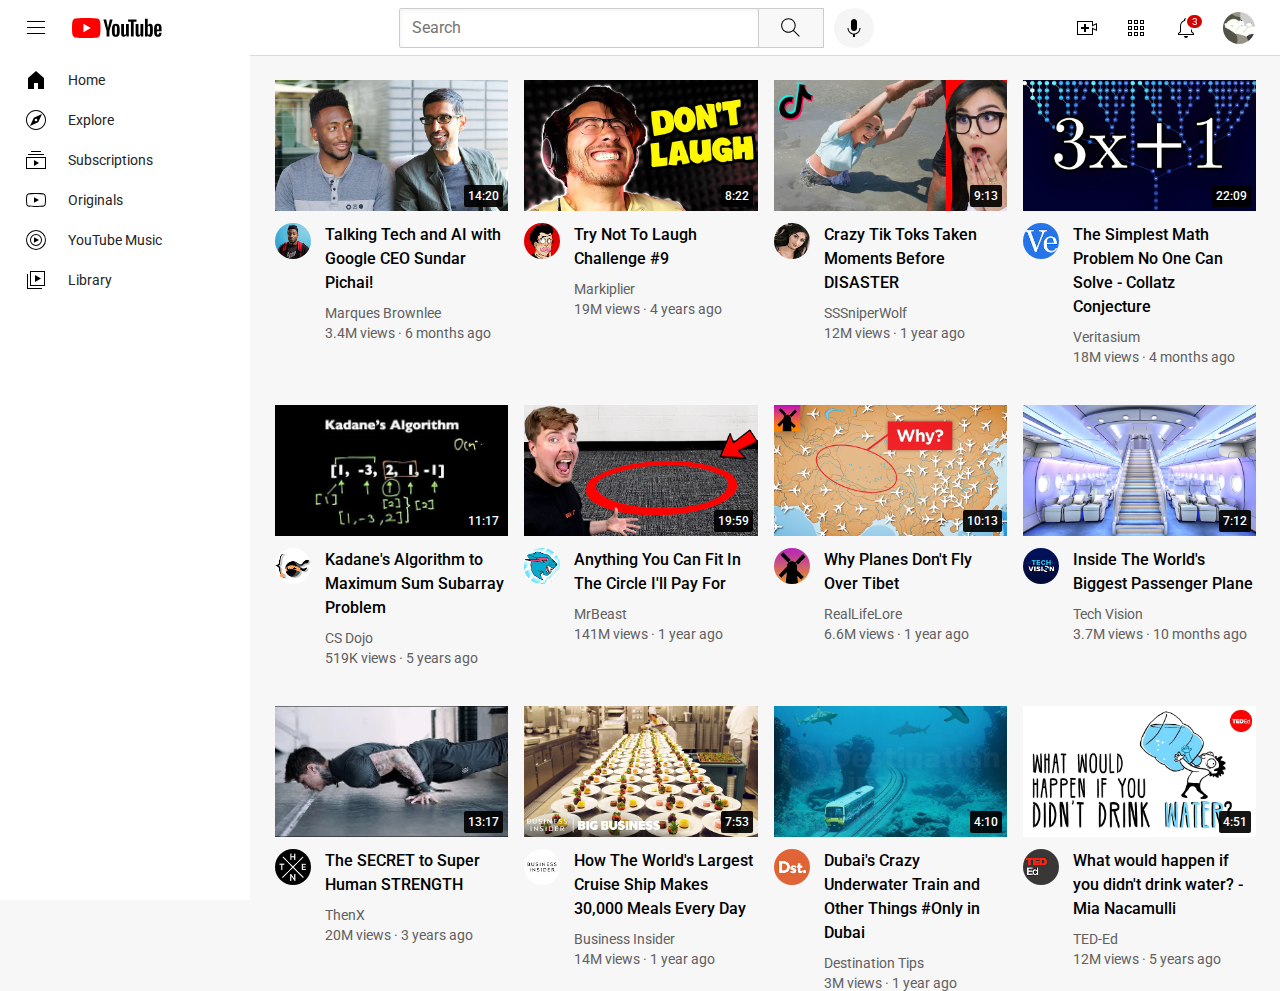
<file: index.html>
<!DOCTYPE html>
<html lang="en">
  <head>
    <meta charset="UTF-8" />
    <meta name="viewport" content="width=device-width, initial-scale=1.0" />
    <title>Youtube.com Clone</title>

    <link rel="stylesheet" href="styles/general.css">
    <link rel="stylesheet" href="styles/header.css">
    <link rel="stylesheet" href="styles/video.css">
    <link rel="stylesheet" href="styles/sidebar.css">

    <link rel="preconnect" href="https://fonts.googleapis.com">
    <link rel="preconnect" href="https://fonts.gstatic.com" crossorigin>
    <link href="https://fonts.googleapis.com/css2?family=Montserrat:wght@400;700&family=Roboto:wght@400;500;700&display=swap" rel="stylesheet">

  </head>
  <body> 
    <header class="header"> 
      <div class="left-section">
        <img class="hamburger-menu" src="icons/hamburger-menu.svg">
        <img class="youtube-logo" src="icons/youtube-logo.svg">
      </div>
      <div class="middle-section">
        <input class="search-bar" type="text" placeholder="Search">
        <button class="search-button">
          <img class="search-icon" src="icons/search.svg">
          <div class="tooltip">Search</div>
        </button>
        <button class="voice-search-button">
          <img class="voice-search-icon" src="icons/voice-search-icon.svg">
          <div class="tooltip">Search with your voice</div>
        </button>
      </div>
      <div class="right-section">
        <div class="upload-icon-container">
          <img class="upload-icon" src="icons/upload.svg">
          <div class="tooltip">Create</div>
        </div>
        <div class="youtube-apps-icon-container">
          <img class="youtube-apps-icon" src="icons/youtube-apps.svg">
          <div class="tooltip">YouTube Apps</div>
        </div>
        <div class="notifications-icon-container">
          <img class="notifications-icon" src="icons/notifications.svg">
          <div class="notifications-count">3</div>
          <div class="tooltip">Notifications</div>
        </div>
        <img class="current-user-picture" src="channel-pictures/my-channel.jpg">
      </div>
    </header>

    <nav class="sidebar">
      <div class="sidebar-link">
        <img src="icons/home.svg">
        <div>Home</div>
      </div>
      <div class="sidebar-link">
        <img src="icons/explore.svg">
        <div>Explore</div>
      </div>
      <div class="sidebar-link">
        <img src="icons/subscriptions.svg">
        <div>Subscriptions</div>
      </div>
      <div class="sidebar-link">
        <img src="icons/originals.svg">
        <div>Originals</div>
      </div>
      <div class="sidebar-link">
        <img src="icons/youtube-music.svg">
        <div>YouTube Music</div>
      </div>
      <div class="sidebar-link">
        <img src="icons/library.svg">
        <div>Library</div>
      </div>
    </nav>
    
    <main>
      <section class="video-grid">
        <div class="video-preview">
          <div class="thumbnail-row">
            <a href="https://www.youtube.com/watch?v=n2RNcPRtAiY">
              <img class="thumbnail" src="thumbnails/thumbnail-1.webp" alt="">
              <div class="video-time">14:20</div>
            </a>
          </div>
          <div class="video-info-grid">
            <div>
              <div class="channel-picture">
                <a href="https://www.youtube.com/c/mkbhd">
                  <img class="profile-picture" src="channel-pictures/channel-1.jpeg" alt="">
                </a>
                <div class="channel-tooltip">
                  <div class="tooltip-image-container">
                    <img class="tooltip-image" src="channel-pictures/channel-1.jpeg">
                  </div>
                  <div class="tooltip-info-container">
                    <p class="tooltip-author">Marques Brownlee</p>
                    <p class="tooltip-subscribers">17.3M subscribers</p>
                  </div>
                </div>
              </div>
            </div>
            
            
            <div class="video-info">
              <a href="https://www.youtube.com/watch?v=n2RNcPRtAiY">
                <p class="video-title">Talking Tech and AI with Google CEO Sundar Pichai!</p>
              </a>
              <a href="https://www.youtube.com/c/mkbhd">
                <p class="video-author">Marques Brownlee</p>
              </a>
              <p class="video-stats">3.4M views &#183; 6 months ago</p>
            </div>
          </div>   
        </div>

        <div class="video-preview">
          <div class="thumbnail-row">
            <a href="https://www.youtube.com/watch?v=mP0RAo9SKZk">
              <img class="thumbnail" src="thumbnails/thumbnail-2.webp" alt="">
              <div class="video-time">8:22</div>
            </a>
          </div>
          <div class="video-info-grid">
            <div>
              <div class="channel-picture">
                <a href="https://www.youtube.com/c/markiplier">
                  <img class="profile-picture" src="channel-pictures/channel-2.jpeg" alt="">
                </a>
                <div class="channel-tooltip">
                  <div class="tooltip-image-container">
                    <img class="tooltip-image" src="channel-pictures/channel-2.jpeg">
                  </div>
                  <div class="tooltip-info-container">
                    <p class="tooltip-author">Markiplier</p>
                    <p class="tooltip-subscribers">35.4M subscribers</p>
                  </div>
                </div>
              </div>
            </div>

            <div class="video-info">
              <a href="https://www.youtube.com/watch?v=mP0RAo9SKZk">
                <p class="video-title">Try Not To Laugh Challenge #9</p>
              </a>
              <a href="https://www.youtube.com/c/markiplier">
                <p class="video-author">Markiplier</p>
              </a>
              <p class="video-stats">19M views &#183; 4 years ago</p>
            </div>
            
          </div>  
        </div>

        <div class="video-preview">
          <div class="thumbnail-row">
            <a href="https://www.youtube.com/watch?v=FgjPQQeTh1w">
              <img class="thumbnail" src="thumbnails/thumbnail-3.webp" alt="">
              <div class="video-time">9:13</div>
            </a>
          </div>
          <div class="video-info-grid">
            <div>
              <div class="channel-picture">
                <a href="https://www.youtube.com/user/SSSniperWolf">
                  <img class="profile-picture" src="channel-pictures/channel-3.jpeg" alt="">
                </a>
                <div class="channel-tooltip">
                  <div class="tooltip-image-container">
                    <img class="tooltip-image" src="channel-pictures/channel-3.jpeg">
                  </div>
                  <div class="tooltip-info-container">
                    <p class="tooltip-author">SSSniperWolf</p>
                    <p class="tooltip-subscribers">34M subscribers</p>
                  </div>
                </div>
              </div>
            </div>
            <div class="video-info">
              <a href="https://www.youtube.com/watch?v=FgjPQQeTh1w">
                <p class="video-title">Crazy Tik Toks Taken Moments Before DISASTER</p>
              </a>
              <a href="https://www.youtube.com/user/SSSniperWolf">
                <p class="video-author">SSSniperWolf</p>
              </a>
              <p class="video-stats">12M views &#183; 1 year ago</p>
            </div>
          </div>  
        </div>

        <div class="video-preview">
          <div class="thumbnail-row">
            <a href="https://www.youtube.com/watch?v=094y1Z2wpJg">
              <img class="thumbnail" src="thumbnails/thumbnail-4.webp" alt="">
              <div class="video-time">22:09</div>
            </a>
          </div>
          <div class="video-info-grid">
            <div>
              <div class="channel-picture">
                <a href="https://www.youtube.com/c/veritasium">
                  <img class="profile-picture" src="channel-pictures/channel-4.jpeg" alt="">
                </a>
                <div class="channel-tooltip">
                  <div class="tooltip-image-container">
                    <img class="tooltip-image" src="channel-pictures/channel-4.jpeg">
                  </div>
                  <div class="tooltip-info-container">
                    <p class="tooltip-author">Veritasium</p>
                    <p class="tooltip-subscribers">14.1M subscribers</p>
                  </div>
                </div>
              </div>
            </div>
            <div class="video-info">
              <a href="https://www.youtube.com/watch?v=094y1Z2wpJg">
                <p class="video-title">The Simplest Math Problem No One Can Solve - Collatz Conjecture</p>
              </a>
              <a href="https://www.youtube.com/c/veritasium">
                <p class="video-author">Veritasium</p>
              </a>
              <p class="video-stats">18M views &#183; 4 months ago</p>
            </div>
          </div>  
        </div>

        <div class="video-preview">
          <div class="thumbnail-row">
            <a href="https://www.youtube.com/watch?v=86CQq3pKSUw">
              <img class="thumbnail" src="thumbnails/thumbnail-5.webp" alt="">
              <div class="video-time">11:17</div>
            </a>
          </div>
          <div class="video-info-grid">
            <div>
              <div class="channel-picture">
                <a href="https://www.youtube.com/c/CSDojo">
                  <img class="profile-picture" src="channel-pictures/channel-5.jpeg" alt="">
                </a>
                <div class="channel-tooltip">
                  <div class="tooltip-image-container">
                    <img class="tooltip-image" src="channel-pictures/channel-5.jpeg">
                  </div>
                  <div class="tooltip-info-container">
                    <p class="tooltip-author">CS Dojo</p>
                    <p class="tooltip-subscribers">1.91M subscribers</p>
                  </div>
                </div>
              </div>
            </div>
            <div class="video-info">
              <a href="https://www.youtube.com/watch?v=86CQq3pKSUw">
                <p class="video-title">Kadane's Algorithm to Maximum Sum Subarray Problem</p>
              </a>
              <a href="https://www.youtube.com/c/CSDojo">
                <p class="video-author">CS Dojo</p>
              </a>
              <p class="video-stats">519K views &#183; 5 years ago</p>
            </div>
          </div>  
        </div>

        <div class="video-preview">
          <div class="thumbnail-row">
            <a href="https://www.youtube.com/watch?v=yXWw0_UfSFg">
              <img class="thumbnail" src="thumbnails/thumbnail-6.webp" alt="">
              <div class="video-time">19:59</div>
            </a>
          </div>
          <div class="video-info-grid">
            <div>
              <div class="channel-picture">
                <a href="https://www.youtube.com/channel/UCX6OQ3DkcsbYNE6H8uQQuVA">
                  <img class="profile-picture" src="channel-pictures/channel-6.jpeg" alt="">
                </a>
                <div class="channel-tooltip">
                  <div class="tooltip-image-container">
                    <img class="tooltip-image" src="channel-pictures/channel-6.jpeg">
                  </div>
                  <div class="tooltip-info-container">
                    <p class="tooltip-author">MrBeast</p>
                    <p class="tooltip-subscribers">174M subscribers</p>
                  </div>
                </div>
              </div>
            </div>
            <div class="video-info">
              <a href="https://www.youtube.com/watch?v=yXWw0_UfSFg">
                <p class="video-title">Anything You Can Fit In The Circle I'll Pay For</p>
              </a>
              <a href="https://www.youtube.com/channel/UCX6OQ3DkcsbYNE6H8uQQuVA">
                <p class="video-author">MrBeast</p>
              </a>
              <p class="video-stats">141M views &#183; 1 year ago</p>
            </div>
          </div> 
        </div>

        <div class="video-preview">
          <div class="thumbnail-row">
            <a href="https://www.youtube.com/watch?v=fNVa1qMbF9Y">
              <img class="thumbnail" src="thumbnails/thumbnail-7.webp" alt="">
              <div class="video-time">10:13</div>
            </a>
          </div>
          <div class="video-info-grid">
            <div>
              <div class="channel-picture">
                <a href="https://www.youtube.com/channel/UCP5tjEmvPItGyLhmjdwP7Ww">
                  <img class="profile-picture" src="channel-pictures/channel-7.jpeg" alt="">
                </a>
                <div class="channel-tooltip">
                  <div class="tooltip-image-container">
                    <img class="tooltip-image" src="channel-pictures/channel-7.jpeg">
                  </div>
                  <div class="tooltip-info-container">
                    <p class="tooltip-author">RealLifeLore</p>
                    <p class="tooltip-subscribers">6.98M subscribers</p>
                  </div>
                </div>
              </div>
            </div>
            <div class="video-info">
              <a href="https://www.youtube.com/watch?v=fNVa1qMbF9Y">
                <p class="video-title">Why Planes Don't Fly Over Tibet</p>
              </a>
              <a href="https://www.youtube.com/channel/UCP5tjEmvPItGyLhmjdwP7Ww">
                <p class="video-author">RealLifeLore</p>
              </a>
              <p class="video-stats">6.6M views &#183; 1 year ago</p>
            </div>
          </div> 
        </div>

        <div class="video-preview">
          <div class="thumbnail-row">
            <a href="https://www.youtube.com/watch?v=lFm4EM1juls">
              <img class="thumbnail" src="thumbnails/thumbnail-8.webp" alt="">
              <div class="video-time">7:12</div>
            </a>
          </div>
          <div class="video-info-grid">
            <div>
              <div class="channel-picture">
                <a href="https://www.youtube.com/channel/UCHAK6CyegY22Zj2GWrcaIxg">
                  <img class="profile-picture" src="channel-pictures/channel-8.jpeg" alt="">
                </a>
                <div class="channel-tooltip">
                  <div class="tooltip-image-container">
                    <img class="tooltip-image" src="channel-pictures/channel-8.jpeg">
                  </div>
                  <div class="tooltip-info-container">
                    <p class="tooltip-author">Tech Vision</p>
                    <p class="tooltip-subscribers">816K subscribers</p>
                  </div>
                </div>
              </div>
            </div>
            <div class="video-info">
              <a href="https://www.youtube.com/watch?v=lFm4EM1juls">
                <p class="video-title">Inside The World's Biggest Passenger Plane</p>
              </a>
              <a href="https://www.youtube.com/channel/UCHAK6CyegY22Zj2GWrcaIxg">
                <p class="video-author">Tech Vision</p>
              </a>
              <p class="video-stats">3.7M views &#183; 10 months ago</p>
            </div>
          </div> 
        </div>

        <div class="video-preview">
          <div class="thumbnail-row">
            <a href="https://www.youtube.com/watch?v=ixmxOlcrlUc">
              <img class="thumbnail" src="thumbnails/thumbnail-9.webp" alt="">
              <div class="video-time">13:17</div>
            </a>
          </div>
          <div class="video-info-grid">
            <div>
              <div class="channel-picture">
                <a href="https://www.youtube.com/c/OFFICIALTHENXSTUDIOS">
                  <img class="profile-picture" src="channel-pictures/channel-9.jpeg" alt="">
                </a>
                <div class="channel-tooltip">
                  <div class="tooltip-image-container">
                    <img class="tooltip-image" src="channel-pictures/channel-9.jpeg">
                  </div>
                  <div class="tooltip-info-container">
                    <p class="tooltip-author">ThenX</p>
                    <p class="tooltip-subscribers">7.68M subscribers</p>
                  </div>
                </div>
              </div>
            </div>
            <div class="video-info">
              <a href="https://www.youtube.com/watch?v=ixmxOlcrlUc">
                <p class="video-title">The SECRET to Super Human STRENGTH</p>
              </a>
              <a href="https://www.youtube.com/c/OFFICIALTHENXSTUDIOS">
                <p class="video-author">ThenX</p>
              </a>
              <p class="video-stats">20M views &#183; 3 years ago</p>
            </div>
          </div> 
        </div>

        <div class="video-preview">
          <div class="thumbnail-row">
            <a href="https://www.youtube.com/watch?v=R2vXbFp5C9o">
              <img class="thumbnail" src="thumbnails/thumbnail-10.webp" alt="">
              <div class="video-time">7:53</div>
            </a>
          </div>
          <div class="video-info-grid">
            <div>
              <div class="channel-picture">
                <a href="https://www.youtube.com/user/businessinsider">
                  <img class="profile-picture" src="channel-pictures/channel-10.jpeg" alt="">
                </a>
                <div class="channel-tooltip">
                  <div class="tooltip-image-container">
                    <img class="tooltip-image" src="channel-pictures/channel-10.jpeg">
                  </div>
                  <div class="tooltip-info-container">
                    <p class="tooltip-author">Business Insider</p>
                    <p class="tooltip-subscribers">8.02M subscribers</p>
                  </div>
                </div>
              </div>
            </div>
            <div class="video-info">
              <a href="https://www.youtube.com/watch?v=R2vXbFp5C9o">
                <p class="video-title">How The World's Largest Cruise Ship Makes 30,000 Meals Every Day</p>
              </a>
              <a href="https://www.youtube.com/user/businessinsider">
                <p class="video-author">Business Insider</p>
              </a>
              <p class="video-stats">14M views &#183; 1 year ago</p>
            </div>
          </div> 
        </div>

        <div class="video-preview">
          <div class="thumbnail-row">
            <a href="https://www.youtube.com/watch?v=0nZuYyXET3s">
              <img class="thumbnail" src="thumbnails/thumbnail-11.webp" alt="">
              <div class="video-time">4:10</div>
            </a>
          </div>
          <div class="video-info-grid">
            <div>
              <div class="channel-picture">
                <a href="https://www.youtube.com/c/Destinationtips">
                  <img class="profile-picture" src="channel-pictures/channel-11.jpeg" alt="">
                </a>
                <div class="channel-tooltip">
                  <div class="tooltip-image-container">
                    <img class="tooltip-image" src="channel-pictures/channel-11.jpeg">
                  </div>
                  <div class="tooltip-info-container">
                    <p class="tooltip-author">Destination Tips</p>
                    <p class="tooltip-subscribers">282K subscribers</p>
                  </div>
                </div>
              </div>
            </div>
            <div class="video-info">
              <a href="https://www.youtube.com/watch?v=0nZuYyXET3s">
                <p class="video-title">Dubai's Crazy Underwater Train and Other Things #Only in Dubai</p>
              </a>
              <a href="https://www.youtube.com/c/Destinationtips">
                <p class="video-author">Destination Tips</p>
              </a>
              <p class="video-stats">3M views &#183; 1 year ago</p>
            </div>
          </div> 
        </div>

        <div class="video-preview">
          <div class="thumbnail-row">
            <a href="https://www.youtube.com/watch?v=9iMGFqMmUFs">
              <img class="thumbnail" src="thumbnails/thumbnail-12.webp" alt="">
              <div class="video-time">4:51</div>
            </a>
          </div>
          <div class="video-info-grid">
            <div>
              <div class="channel-picture">
                <a href="https://www.youtube.com/teded">
                  <img class="profile-picture" src="channel-pictures/channel-12.jpeg" alt="">
                </a>
                <div class="channel-tooltip">
                  <div class="tooltip-image-container">
                    <img class="tooltip-image" src="channel-pictures/channel-12.jpeg">
                  </div>
                  <div class="tooltip-info-container">
                    <p class="tooltip-author">TED-Ed</p>
                    <p class="tooltip-subscribers">18.9M subscribers</p>
                  </div>
                </div>
              </div>
            </div>
            <div class="video-info">
              <a href="https://www.youtube.com/watch?v=9iMGFqMmUFs">
                <p class="video-title">What would happen if you didn't drink water? - Mia Nacamulli</p>
              </a>
              <a href="https://www.youtube.com/teded">
                <p class="video-author">TED-Ed</p>
              </a>
              <p class="video-stats">12M views &#183; 5 years ago</p>
            </div>
          </div> 
        </div>
      </section>
    </main>
  </body>
</html>
</file>
<file: styles/general.css>
p {
  margin-top: 0;
  margin-bottom: 0;
}

body {
  margin: 0;
  padding-top: 80px;
  padding-left: 96px;
  padding-right: 24px;
  background-color: rgb(247, 247, 247);
  font-family: Roboto, Arial;
}

a {
  text-decoration: none;
}

@media (min-width: 1200px) {
  body {
    padding-left: 275px;
  }
}
</file>
<file: styles/header.css>
.header {
  height: 55px;

  display: flex;
  flex-direction: row;
  justify-content: space-between;

  position: fixed;
  top: 0;
  left: 0;
  right: 0;
  z-index: 100;
  background-color: white;

  border-bottom: 1px solid rgb(219, 219, 219);
}

.left-section {
  display: flex;
  align-items: center;
}

.hamburger-menu {
  height: 24px;
  margin-left: 24px;
  margin-right: 24px;
  cursor: pointer;
}

.youtube-logo {
  height: 20px;
  cursor: pointer;
}

.middle-section {
  display: flex;
  align-items: center;
  flex: 1;
  margin-left: 70px;
  margin-right: 35px;
  max-width: 475px;
}

.search-bar {
  flex: 1;
  height: 36px;
  padding-left: 12px;
  font-size: 16px;
  border: 1px solid rgb(204, 204, 204);
  border-radius: 2px;
  box-shadow: inset 1px 2px 5px rgba(0, 0, 0, 0.05);
  width: 0;
}

.search-bar::placeholder {
  font-family: Roboto;
  font-size: 16px;
}

.search-button {
  height: 40px;
  width: 66px;
  background-color: rgb(248, 248, 248);
  border: 1px solid rgb(204, 204, 204);
  margin-left: -1px;
  margin-right: 10px;
}

.search-button, 
.voice-search-button,
.upload-icon-container,
.youtube-apps-icon-container,
.notifications-icon-container {
  display: flex;
  justify-content: center;
  align-items: center;
  position: relative;
  cursor: pointer;
}

.search-button .tooltip,
.voice-search-button .tooltip,
.upload-icon-container .tooltip,
.youtube-apps-icon-container .tooltip,
.notifications-icon-container .tooltip {
  position: absolute;
  background-color: gray;
  color: white;
  padding-top: 4px;
  padding-bottom: 4px;
  padding-right: 8px;
  padding-left: 8px;
  border-radius: 2px;
  font-size: 12px;
  bottom: -30px;
  opacity: 0;
  transition: opacity 0.15s;
  pointer-events: none;
  white-space: nowrap;
}

.search-button:hover .tooltip, 
.voice-search-button:hover .tooltip,
.upload-icon-container:hover .tooltip,
.youtube-apps-icon-container:hover .tooltip,
.notifications-icon-container:hover .tooltip {
  opacity: 1;
}

.search-icon {
  height: 25px;
}

.voice-search-button {
  height: 40px;
  width: 40px;
  border-radius: 20px;
  border: none;
  background-color: rgb(245, 245, 245);
}

.voice-search-icon {
  height: 24px;
}

.right-section {
  display: flex;
  align-items: center;
  justify-content: space-between;
  width: 180px;
  margin-right: 25px;
  flex-shrink: 0;
}

.upload-icon {
  height: 24px;
}

.youtube-apps-icon {
  height: 24px;
}

.notifications-icon {
  height: 24px;
}

.notifications-icon-container {
  position: relative;
}

.notifications-count {
  position: absolute;
  top: -3px;
  right: -6px;
  background-color: rgb(212, 1, 1);
  color: white;
  font-size: 10px;
  padding-left: 5px;
  padding-right: 4px;
  padding-top: 1px;
  padding-bottom: 1px;
  border-radius: 10px;
  border: 2px solid white;
}

.current-user-picture {
  height: 32px;
  border-radius: 16px;
  cursor: pointer;
}
</file>
<file: styles/video.css>
.video-grid {
  display: grid;
  grid-template-columns: 1fr 1fr 1fr;
  column-gap: 16px;
  row-gap: 40px;
}

.thumbnail-row {
  margin-bottom: 8px;
  position: relative;
}

.thumbnail {
  width: 100%;
}


.video-info-grid {
  display: grid;
  grid-template-columns: 50px 1fr;
}

.channel-picture {
  position: relative;
}

.profile-picture {
  width: 36px;
  border-radius: 50%;
}

.channel-tooltip {
  position: absolute;
  top: 45px;
  left: 5px;
  display: flex;
  background-color: white;
  padding-top: 10px;
  padding-bottom: 10px;
  padding-right: 17px;
  padding-left: 12px;
  column-gap: 8px;
  box-shadow: 2px 2px 7px rgba(128, 128, 128, 0.781);
  border-radius: 7px;
  align-items: center;
  white-space: nowrap;
  pointer-events: none;
  opacity: 0;
  transition: opacity 0.15s;
  z-index: 50;
}

.channel-picture:hover .channel-tooltip{
  opacity: 1;
}

.tooltip-image-container {
  width: 50px;
  height: 50px;
}

.tooltip-image {
  width: 100%;
  border-radius: 50%;
}

.tooltip-info-container {
  display: flex;
  flex-direction: column;
  row-gap: 4px;
}

.tooltip-author {
  font-size: 15px;
  font-weight: bold;
}

.tooltip-subscribers {
  font-size: 13px;
  color: rgb(104, 104, 104);
}

.video-title {
  margin-bottom: 10px;
  font-size: 14px;
  font-weight: 500;
  line-height: 20px;
  color: black;
}

.video-author, .video-stats {
  font-size: 12px;
  color: rgb(96, 96, 96);
}

.video-author {
  margin-bottom: 4px;
}

.video-time {
  background-color: rgba(0, 0, 0, 0.918);
  color: white;
  position: absolute;
  bottom: 8px;
  right: 5px;
  font-family: Roboto, Arial;
  font-size: 12px;
  font-weight: 500;
  padding: 4px;
  border-radius: 2px;
}

@media (max-width: 750px) {
  .video-grid {
    grid-template-columns: 1fr 1fr;
  }
}

@media (min-width: 751px) and (max-width:1199px) {
  .video-grid {
    grid-template-columns: 1fr 1fr 1fr;
  }
}

@media (min-width: 1200px) {
  .video-grid {
    grid-template-columns: 1fr 1fr 1fr 1fr;
  }
  .video-title {
    font-size: 16px;
    line-height: 24px;
  }
  .video-author, .video-stats {
    font-size: 14px;
  }
}
</file>
<file: styles/sidebar.css>
.sidebar {
  position: fixed;
  left: 0;
  bottom: 0;
  top: 54px;
  background-color: white;
  width: 72px;
  z-index: 200;
  padding-top: 6px;
}

.sidebar-link {
  height: 74px;
  display: flex;
  justify-content: center;
  align-items: center;
  flex-direction: column;
  row-gap: 6px;
  cursor: pointer;
}

.sidebar-link:hover {
  background-color: rgb(228, 228, 228);
}

.sidebar-link img {
  height: 24px;
}

.sidebar-link div {
  font-size: 10px;
  color: rgb(37, 37, 37);
}

@media (min-width: 1200px) {
  .sidebar {
    width: 250px;
  }
  .sidebar-link {
    padding-left: 24px;
  }
  .sidebar-link {
    column-gap: 20px;
    height: 40px;
    justify-content: start;
    flex-direction: row;
  }
  .sidebar-link div {
    font-size: 14px;
  }
}
</file>
